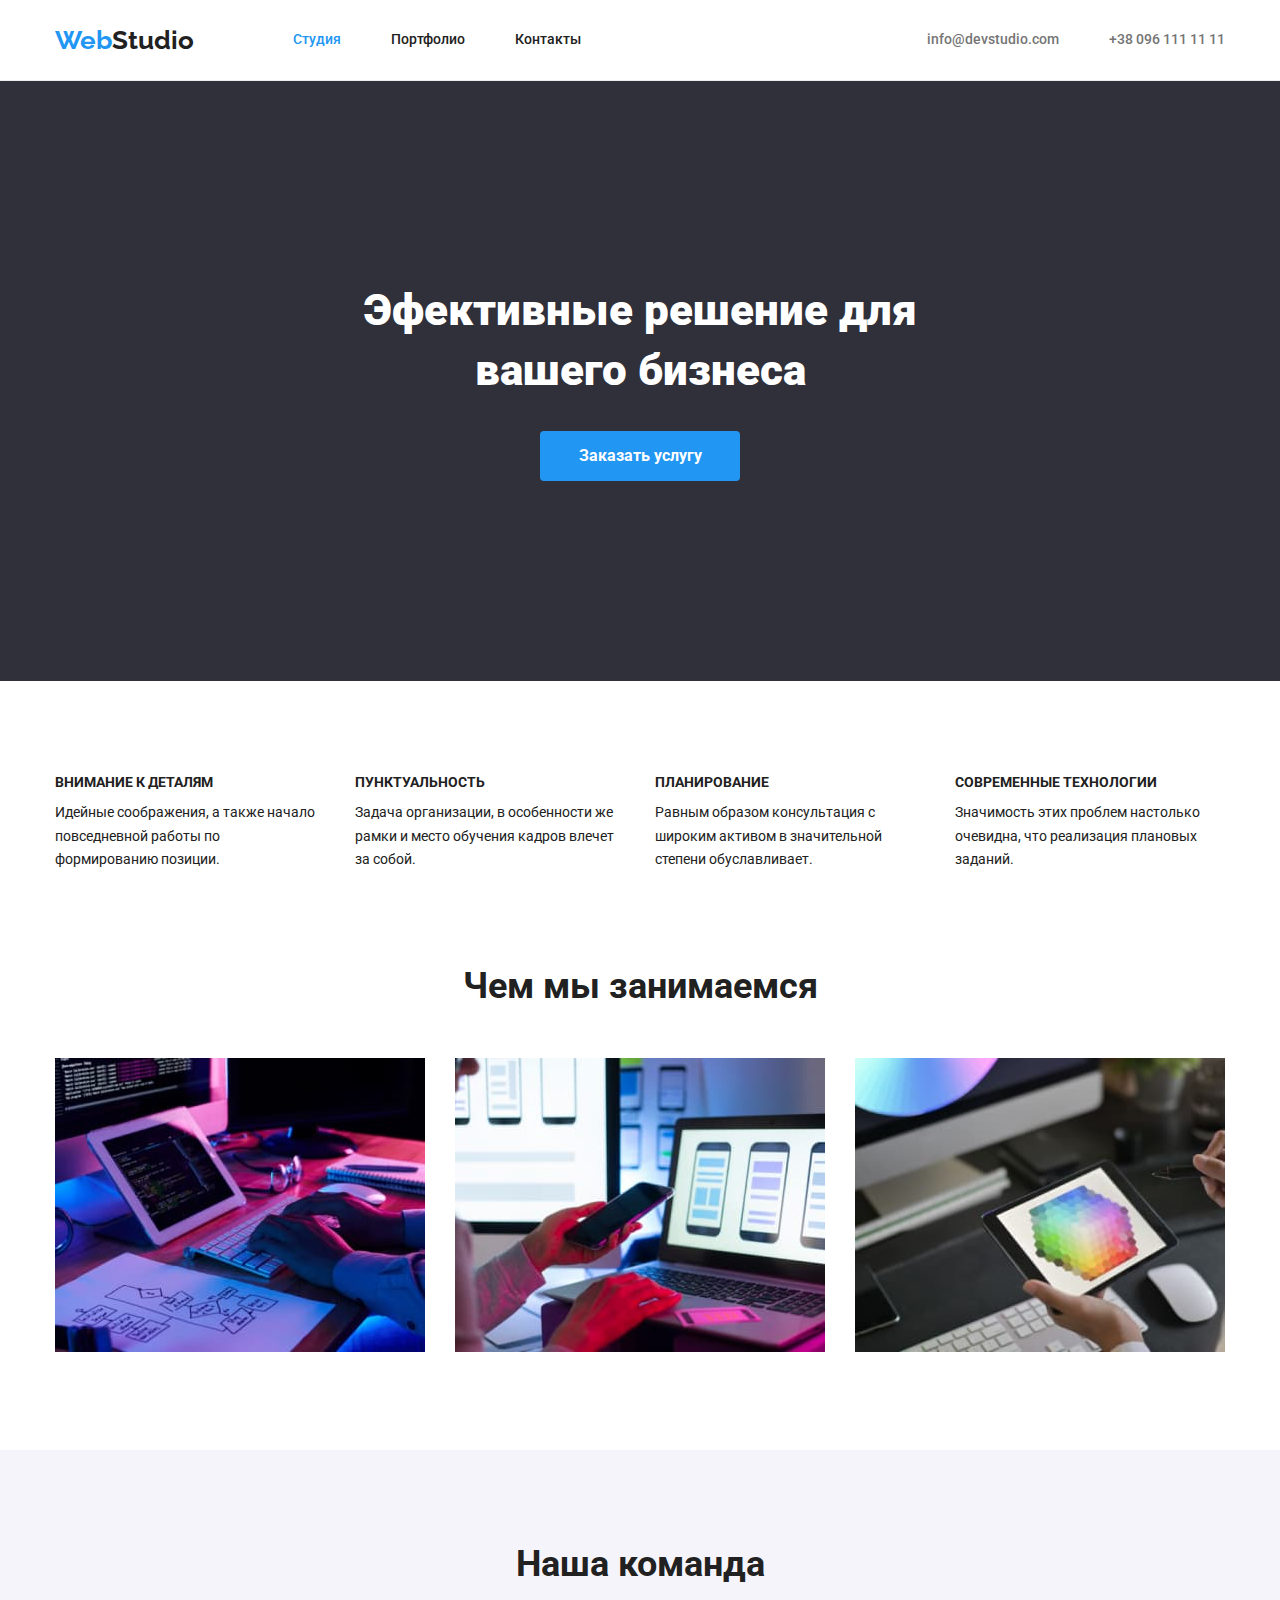
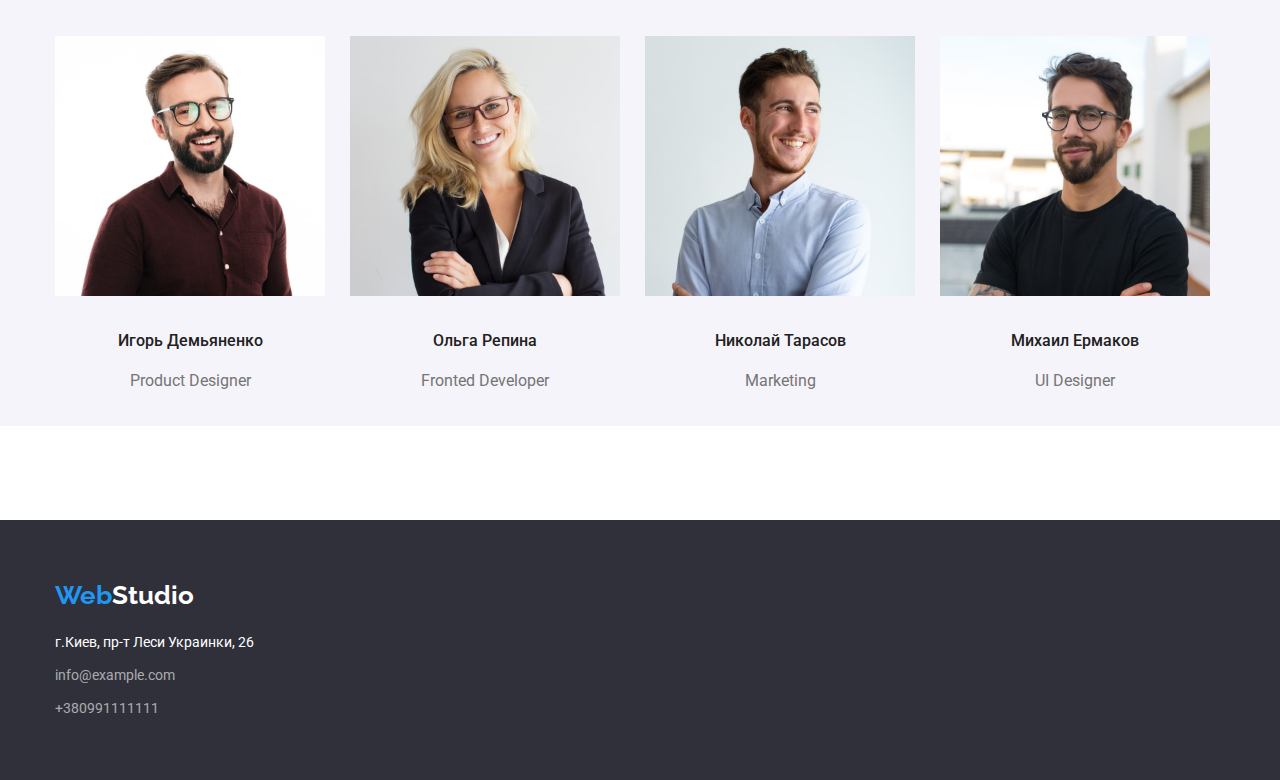
<file: index.html>
<!DOCTYPE html>
<html lang="ru">

<head>
    <meta charset="UTF-8">
    <meta name="viewport" content="width=device-width, initial-scale=1.0">
    <title> Студия</title>
    <link rel="preconnect" href="https://fonts.gstatic.com">
    <link
        href="https://fonts.googleapis.com/css2?family=Raleway:wght@700&family=Roboto:wght@400;500;700;900&display=swap"
        rel="stylesheet">
    <link rel="stylesheet" href="https://cdnjs.cloudflare.com/ajax/libs/modern-normalize/1.0.0/modern-normalize.min.css"
        integrity="sha512-ISS7cAi1PEhQ8jnbJpJZMd29NlhNj4AWYyLOSp2CE/CsHxTCu+r+t0D2yoJudVrd0/8fTVPUVDzY5Tvli75u/g=="
        crossorigin="anonymous" />
    <link rel="stylesheet" href="./css/style.css" />
</head>

<body class="page">
    <header class="header">
       <div class="container">
            <nav class="nav">
                <a href="./index.html" class="logo"><span class="logo-web">Web</span>Studio</a>
                <ul class="nav-list">
                    <li><a class="nav-list-link current" href="./index.html">Студия</a></li>
                    <li><a class="nav-list-link" href="./portfolio.html">Портфолио</a></li>
                    <li><a class="nav-list-link" href="">Контакты</a></li>
                </ul>
            </nav>
                <ul class="contacts-list">
                <li><a class="contacts-list-link" href="mailto:info@devstudio.com">info@devstudio.com</a></li>
                <li><a class="contacts-list-link" href="tel:+380961111111">+38 096 111 11 11</a></li>
            </ul>
       </div>
    </header>
    <main>
        <section class="slogan">
               <h1 class="slogan-title">Эфективные решение для вашего бизнеса</h1>
                <a class="slogan-link btn" href="">Заказать услугу</a>
        </section>


        <!-- Положительные качества компании-->
        <section class="features">
          <div class="container">
            <ul class="features-list">
                <li class="features-list-item">
                    <h3 class="features-item-title">Внимание к деталям</h3>
                    <p class="features-item-text">Идейные соображения, а также начало повседневной работы по
                        формированию позиции.</p>
                </li>
                <li class="features-list-item">
                    <h3 class="features-item-title">Пунктуальность</h3>
                    <p class="features-item-text">Задача организации, в особенности же рамки и место обучения кадров
                        влечет за собой.</p>
                </li>
                <li class="features-list-item">
                    <h3 class="features-item-title">Планирование</h3>
                    <p class="features-item-text">Равным образом консультация с широким активом в значительной степени
                        обуславливает.</p>
                </li>
                <li class="features-list-item">
                    <h3 class="features-item-title">Современные технологии</h3>
                    <p class="features-item-text">Значимость этих проблем настолько очевидна, что реализация плановых
                        заданий.</p>
                </li>
            </ul>
          </div>
        </section>

        <!--  Услуги,которые проедоставляет компания-->
        <section class="galery">
           <div class="container">
            <h2 class="galery-title">Чем мы занимаемся</h2>
            <ul class="galery-list">
                <li class="galery-list-item">
                    <a href="">
                        <img src="./images/service1.jpg" alt="Услуга1" width="370" />
                    </a>
                </li>
                <li class="galery-list-item">
                    <a href="">
                        <img src="./images/service2.jpg" alt="Услуга2" width="370" />
                    </a>
                </li>
                <li class="galery-list-item">
                    <a href="">
                        <img src="./images/service3.jpg" alt="Услуга3" width="370" />
                    </a>
                </li>
            </ul>
           </div>
        </section>

        <section class="team">
            <div class="container">
                <h2 class="team-title">Наша команда</h2>
                <ul class="team-list">
                    <li class="team-list-item">
                        <img class="team-item-image" src="./images/photo1.jpg" alt="Фото1" width="270" />
                        <h3 class="team-item-title">Игорь Демьяненко</h3>
                        <p class="team-item-text">Product Designer</p>
                    </li>
                    <li class="team-list-item">
                        <img class="team-item-image" src="./images/photo2.jpg" alt="Фото2" width="270" />
                        <h3 class="team-item-title">Ольга Репина</h3>
                        <p class="team-item-text">Fronted Developer</p>
                    </li>
                    <li class="team-list-item">
                        <img class="team-item-image" src="./images/photo3.jpg" alt="Фото3" width="270" />
                        <h3 class="team-item-title">Николай Тарасов</h3>
                        <p class="team-item-text">Marketing</p>
                    </li>
                    <li class="team-list-item">
                        <img class="team-item-image" src="./images/photo4.jpg" alt="Фото4" width="270" />
                        <h3 class="team-item-title">Михаил Ермаков</h3>
                        <p class="team-item-text">UI Designer</p>
                    </li>
                </ul>
            </div>
        </section>
    </main>

    <!-- Контакты компании-->
    <footer class="footer">
        <div class="container">
            <a href="./index.html" class="footer-logo"><span class="logo-web">Web</span>Studio</a>
            <address class="footer-address">
                <p class="footer-address-map">г.Киев, пр-т Леси Украинки, 26</p>
                <a class="footer-email" href="mailto:info@example.com">info@example.com</a>
                <a class="footer-tel" href="tel:+380991111111">+380991111111</a>
            </address>
        </div>
    </footer>
</body>
</html>
</file>
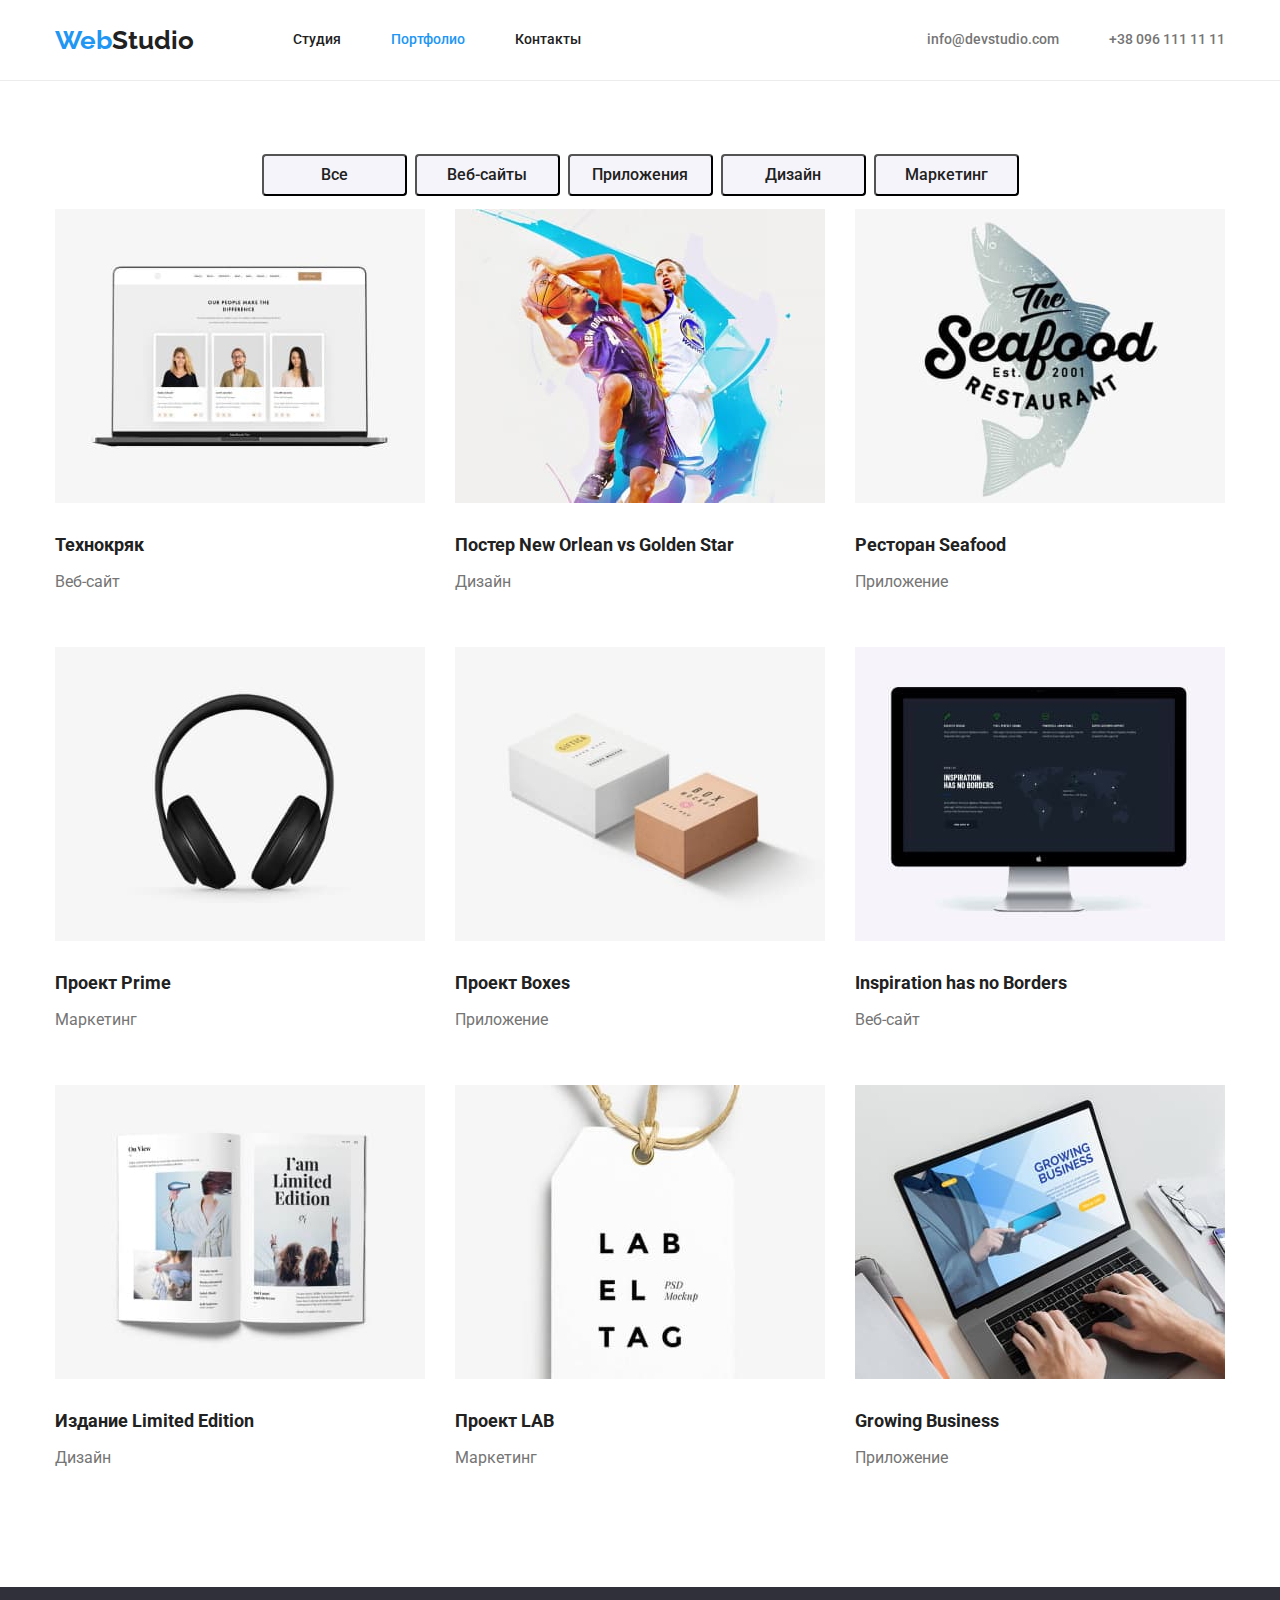
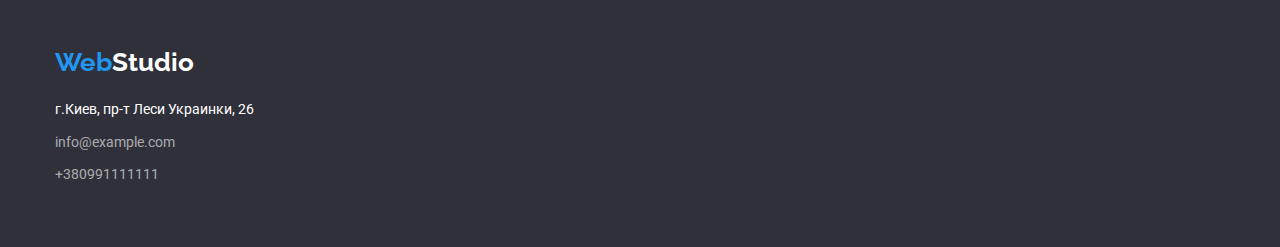
<file: portfolio.html>
<!DOCTYPE html>
<html lang="ru">

<head>
    <meta charset="UTF-8">
    <meta name="viewport" content="width=device-width, initial-scale=1.0">
    <title>Портфолио</title>
    <link rel="preconnect" href="https://fonts.gstatic.com">
    <link
        href="https://fonts.googleapis.com/css2?family=Raleway:wght@700&family=Roboto:wght@400;500;700;900&display=swap"
        rel="stylesheet">
    <link rel="stylesheet" href="https://cdnjs.cloudflare.com/ajax/libs/modern-normalize/1.0.0/modern-normalize.min.css"
        integrity="sha512-ISS7cAi1PEhQ8jnbJpJZMd29NlhNj4AWYyLOSp2CE/CsHxTCu+r+t0D2yoJudVrd0/8fTVPUVDzY5Tvli75u/g=="
        crossorigin="anonymous" />
    <link rel="stylesheet" href="./css/style.css" />
</head>

<body>
    <header class="header">
        <div class="container">
            <nav class="nav">
                <a class="logo" href="./index.html"><span class="logo-web">Web</span>Studio</a>
                <ul class="nav-list">
                    <li><a class="nav-list-link" href="./index.html">Студия</a></li>
                    <li><a class="nav-list-link current" href="./portfolio.html">Портфолио</a></li>
                    <li><a class="nav-list-link" href="">Контакты</a></li>
                </ul>
            </nav>
            <ul class="contacts-list">
                <li><a class="contacts-list-link" href="mailto:info@devstudio.com">info@devstudio.com</a></li>
                <li><a class="contacts-list-link" href="tel:+380961111111">+38 096 111 11 11</a></li>
            </ul>
        </div>
    </header>

    <main>
        <section class="portfolio">
            <div class="container">
                <ul class="portfolio-button-list">
                    <li><button type="button" class="portfolio-button">Все</button></li>
                    <li><button type="button" class="portfolio-button">Веб-сайты</button></li>
                    <li><button type="button" class="portfolio-button">Приложения</button></li>
                    <li><button type="button" class="portfolio-button">Дизайн</button></li>
                    <li><button type="button" class="portfolio-button">Маркетинг</button></li>
                </ul>
                <ul class="portfolio-list">
                    <li class="portfolio-list-item">
                            <div class="card-thumb">
                        <a class="portfolio-list-link" href="">
                            <img class="portfolio-item-image"  src="./images/image1.jpg" alt="Веб-сайт" width="370">
                            <h2 class="portfolio-item-header">Технокряк</h2>
                            <p class="portfolio-item-text">Веб-сайт</p>
                        </a>
                        </div>
                    </li>
                    <li class="portfolio-list-item">
                            <div class="card-thumb">
                        <a class="portfolio-list-link" href="">
                            <img class="portfolio-item-image" src="./images/image2.jpg" alt="Дизайн" width="370">
                            <h2 class="portfolio-item-header">Постер New Orlean vs Golden Star</h2>
                            <p class="portfolio-item-text">Дизайн</p>
                        </a>
                        </div>
                    </li>
                    <li class="portfolio-list-item">
                            <div class="card-thumb">
                        <a class="portfolio-list-link" href="">
                            <img class="portfolio-item-image" src="./images/image3.jpg" alt="Приложение" width="370">
                            <h2 class="portfolio-item-header">Ресторан Seafood</h2>
                            <p class="portfolio-item-text">Приложение</p>
                        </a>
                        </div>
                    </li>
                    <li class="portfolio-list-item">
                            <div class="card-thumb">
                        <a class="portfolio-list-link" href="">
                            <img class="portfolio-item-image" src="./images/image4.jpg" alt="Маркетинг" width="370">
                            <h2 class="portfolio-item-header">Проект Prime</h2>
                            <p class="portfolio-item-text">Маркетинг</p>
                        </a>
                    </div>
                    </li>
                    <li class="portfolio-list-item">
                            <div class="card-thumb">
                        <a class="portfolio-list-link" href="">
                            <img class="portfolio-item-image" src="./images/image5.jpg" alt="Приложение" width="370">
                            <h2 class="portfolio-item-header">Проект Boxes</h2>
                            <p class="portfolio-item-text">Приложение</p>
                        </a>
                        </div>
                    </li>
                    <li class="portfolio-list-item">
                        <div class="card-thumb">
                        <a class="portfolio-list-link" href="">
                            <img class="portfolio-item-image" src="./images/image6.jpg" alt="Веб-сайт" width="370">
                            <h2 class="portfolio-item-header">Inspiration has no Borders</h2>
                            <p class="portfolio-item-text">Веб-сайт</p>
                        </a>
                        </div>
                    </li>
                    <li class="portfolio-list-item">
                            <div class="card-thumb">
                        <a class="portfolio-list-link" href="">
                            <img class="portfolio-item-image" src="./images/image7.jpg" alt="Дизайн" width="370">
                            <h2 class="portfolio-item-header">Издание Limited Edition</h2>
                            <p class="portfolio-item-text">Дизайн</p>
                        </a>
                        </div>
                    </li>
                    <li class="portfolio-list-item">
                            <div class="card-thumb">
                        <a class="portfolio-list-link" href="">
                            <img class="portfolio-item-image" src="./images/image8.jpg" alt="Маркетинг" width="370">
                            <h2 class="portfolio-item-header">Проект LAB</h2>
                            <p class="portfolio-item-text">Маркетинг</p>
                        </a>
                        </div>
                    </li>
                    <li class="portfolio-list-item">
                            <div class="card-thumb">
                        <a class="portfolio-list-link" href="">
                            <img class="portfolio-item-image" src="./images/image9.jpg" alt="Приложение" width="370">
                            <h2 class="portfolio-item-header">Growing Business</h2>
                            <p class="portfolio-item-text">Приложение</p>
                        </a>
                        </div>
                    </li>
                </ul>
            </div>
        </section>
    </main>

    <footer class="footer">
        <div class="container">
            <a class="footer-logo" href="./index.html"><span class="logo-web">Web</span>Studio</a>
            <address class="footer-address">
                <p class="footer-address-map">г.Киев, пр-т Леси Украинки, 26</p>
                <p><a class="footer-email" href="mailto:info@example.com">info@example.com</a></p>
                <p><a class="footer-tel" href="tel:+380991111111">+380991111111</a></p>
            </address>
        </div>
    </footer>
</body>
</html>
</file>
<file: css/style.css>
html {
  box-sizing: border-box;
}

*,
*::before,
*::after {
  box-sizing: border-box;
}

:root {
  --primary-text-color: #757575;
  --title-text-color: #212121;
  --accent-color: #2196f3;
  --logo-color: #ffffff;
  --mailtel-logo-color: rgba(255, 255, 255, 0.6);
  --slogan-footer-color: #2f303a;
  --additional-background-color: #f5f4fa;
  --main-background-color: #fff;
  --border-color: rgba(236, 236, 236, 1);
}

ul {
  padding: 0;
  margin-left: 93px;
  list-style: none;
}

* {
  margin: 0;
  padding: 0;
}

a {
  text-decoration: none;
}

.header {
  background-color: var(--main-background-color);
  border-bottom: 1px solid var(--border-color);
}

.slogan,
.footer {
  background-color: var(--slogan-footer-color);
}

main {
  background-color: var(--main-background-color);
}

.team {
  background-color: var(--additional-background-color);
}

body {
  font-family: 'Roboto', sans-serif;
  margin: 0;
}

.img {
  display: block;
  max-width: 100%;
}

.container {
  margin-left: auto;
  margin-right: auto;
  width: 1200px;
  padding: 0 15px;
}

header .container {
  display: flex;
}

.nav,
.nav-list,
.contacts-list {
  display: flex;
}

.nav,
.contacts-list {
  align-items: center;
}

.logo {
  font-family: 'Raleway', sans-serif;
  font-style: normal;
  font-weight: 700;
  font-size: 26px;
  line-height: 1.19;
  color: var(--title-text-color);
  width: 145px;
}

.logo-web {
  color: var(--accent-color);
}

.nav-list-link {
  display: inline-block;
  padding: 32px 0;
  font-weight: 500;
  font-size: 14px;
  line-height: 1.14;
  color: var(--title-text-color);
  text-decoration: none;
}

.nav-list li:not(:first-child) {
  margin-left: 50px;
}

.contacts-list {
  margin-left: auto;
}

.contacts-list li:first-child {
  margin-right: 50px;
}

.nav-list-link:hover {
  color: var(--accent-color);
}

.nav-list-link:focus {
  color: var(--accent-color);
}

.nav-list .nav-list-link.current {
  color: var(--accent-color);
}

.contacts-list-link {
  display: inline-block;
  padding: 32px 0;
  font-weight: 500;
  font-size: 14px;
  line-height: 1.14;
  color: var(--primary-text-color);
  text-decoration: none;
}

.contacts-list-link:hover {
  color: var(--accent-color);
}

.contacts-list-link:focus {
  color: var(--accent-color);
}

.slogan {
  text-align: center;
  padding-top: 200px;
  padding-bottom: 200px;
}

.slogan-title {
  display: flex;
  text-align: center;
  margin: 0 auto 30px;
  padding: 0 auto;
  width: 696px;
  font-weight: 900;
  font-size: 44px;
  line-height: 1.36;
  color: #ffffff;
}

.slogan-link {
  margin: 0 auto;
}

.btn {
  display: flex;
  align-items: center;
  justify-content: center;
  width: 200px;
  height: 50px;
  font-weight: 700;
  font-size: 16px;
  line-height: 1.875;
  color: #fff;
  background-color: var(--accent-color);
  border-radius: 4px;
}

.features-list {
  display: flex;
  justify-content: space-between;
  align-items: flex-start;
  padding-top: 94px;
  padding-bottom: 94px;
  margin-left: 0;
}

.features-list li:not(:first-child) {
  margin-left: 30px;
}

.features-item-title {
  width: 270px;
  margin: 0 auto 10px;
  font-weight: 700;
  font-size: 14px;
  line-height: 1.14;
  text-transform: uppercase;
  color: var(--title-text-color);
}

.features-item-text {
  width: 270px;
  padding: 0;
  font-weight: 400;
  font-size: 14px;
  line-height: 1.71;
  color: var(--title-text-color);
}

.galery .container {
  padding-bottom: 94px;
}

.galery-list {
  display: flex;
  justify-content: space-between;
  align-items: flex-start;
}

.galery-list li:not(:first-child) {
  margin-left: 30px;
}

.galery-title {
  width: 376px;
  font-weight: 700;
  font-size: 36px;
  line-height: 1.16;
  color: var(--title-text-color);
  text-align: center;
  margin: 0 auto 50px;
}

ul.galery-list {
  padding: 0;
  margin: 0;
}

.team-list {
  display: flex;
  width: calc(100% - 60px / 4);
  justify-content: space-between;
  align-items: center;
}

ul.team-list {
  padding: 0;
  margin: 0;
  text-align: center;
}

.team-title {
  margin: 0 auto 50px;
  padding-top: 94px;
  font-weight: 700;
  font-size: 36px;
  line-height: 1.16;
  color: var(--title-text-color);
  text-align: center;
}
.team-item-image {
  display: block;
  margin-bottom: 30px;
}

.team-item-title {
  margin-bottom: 10px;
  font-weight: 500;
  font-size: 16px;
  line-height: 1.87;
  color: var(--title-text-color);
}

.team-item-text {
  margin-bottom: 30px;
  font-weight: 400;
  font-size: 16px;
  line-height: 1.87;
  color: var(--primary-text-color);
}

ul.team-list {
  margin-bottom: 94px;
}

.footer-address-map {
  display: flex;
  padding-bottom: 9px;
  font-style: normal;
  font-weight: 400;
  font-size: 14px;
  line-height: 1.71;
  color: #ffffff;
}

.footer-address-map:hover {
  color: var(--accent-color);
}

.footer-email,
.footer-tel {
  display: flex;
  font-style: normal;
  font-weight: 400;
  font-size: 14px;
  line-height: 1.71;
  color: var(--mailtel-logo-color);
}

.footer-email {
  padding-bottom: 9px;
}

.footer-tel {
  padding-bottom: 60px;
}

.footer-email:hover {
  color: var(--accent-color);
}

.footer-tel:hover {
  color: var(--accent-color);
}

.footer-logo {
  display: flex;
  padding-top: 60px;
  padding-bottom: 20px;
  font-family: 'Raleway', sans-serif;
  font-weight: 700;
  font-size: 26px;
  line-height: 1.19;
  color: #ffffff;
  text-decoration: none;
}

.portfolio-button-list {
  display: flex;
  align-items: center;
  justify-content: space-between;
  padding: 6px 22px;
  height: 26px;
  width: 611px;
  justify-content: center;
  padding-top: 94px;
  padding-bottom: 34px;
  margin: 0 auto;
}

.portfolio-button-list li:not(:first-child) {
  margin-left: 8px;
}
.portfolio-button {
  display: inline-block;
  border-radius: 4px;
  padding: 6px 22px;
  text-align: center;
  font-family: inherit;
  font-weight: 500;
  font-size: 16px;
  line-height: 1.6;
  text-decoration: none;
  min-width: 145px;
  color: var(--title-text-color);
  background-color: var(--additional-background-color);
}

.portfolio-button:hover {
  color: #fff;
  background-color: var(--accent-color);
}

.portfolio-button:focus {
  color: #fff;
  background-color: var(--additional-background-color);
}

.portfolio-list {
  display: flex;
  flex-wrap: wrap;
  margin-left: -30px;
  margin-top: -30px;
  padding-bottom: 94px;
}

.portfolio-list > .portfolio-list-item {
  flex-basis: calc(100% / 3 - 30px);
  margin-left: 30px;
  margin-top: 30px;
}

.portfolio-list > .portfolio-list-item:hover {
  box-shadow: 0px 1px 1px rgb(0 0 0 / 12%), 0px 4px 4px rgb(0 0 0 / 6%),
    1px 4px 6px rgb(0 0 0 / 16%);
}

.portfolio-item-image {
  margin-bottom: 20px;
}

.portfolio-item-header {
  margin-bottom: 4px;
  font-weight: 700;
  font-size: 18px;
  line-height: 2;
  color: var(--title-text-color);
}

.portfolio-item-text {
  margin-bottom: 20px;
  font-weight: 400;
  font-size: 16px;
  line-height: 1.87;
  color: var(--primary-text-color);
}
</file>
